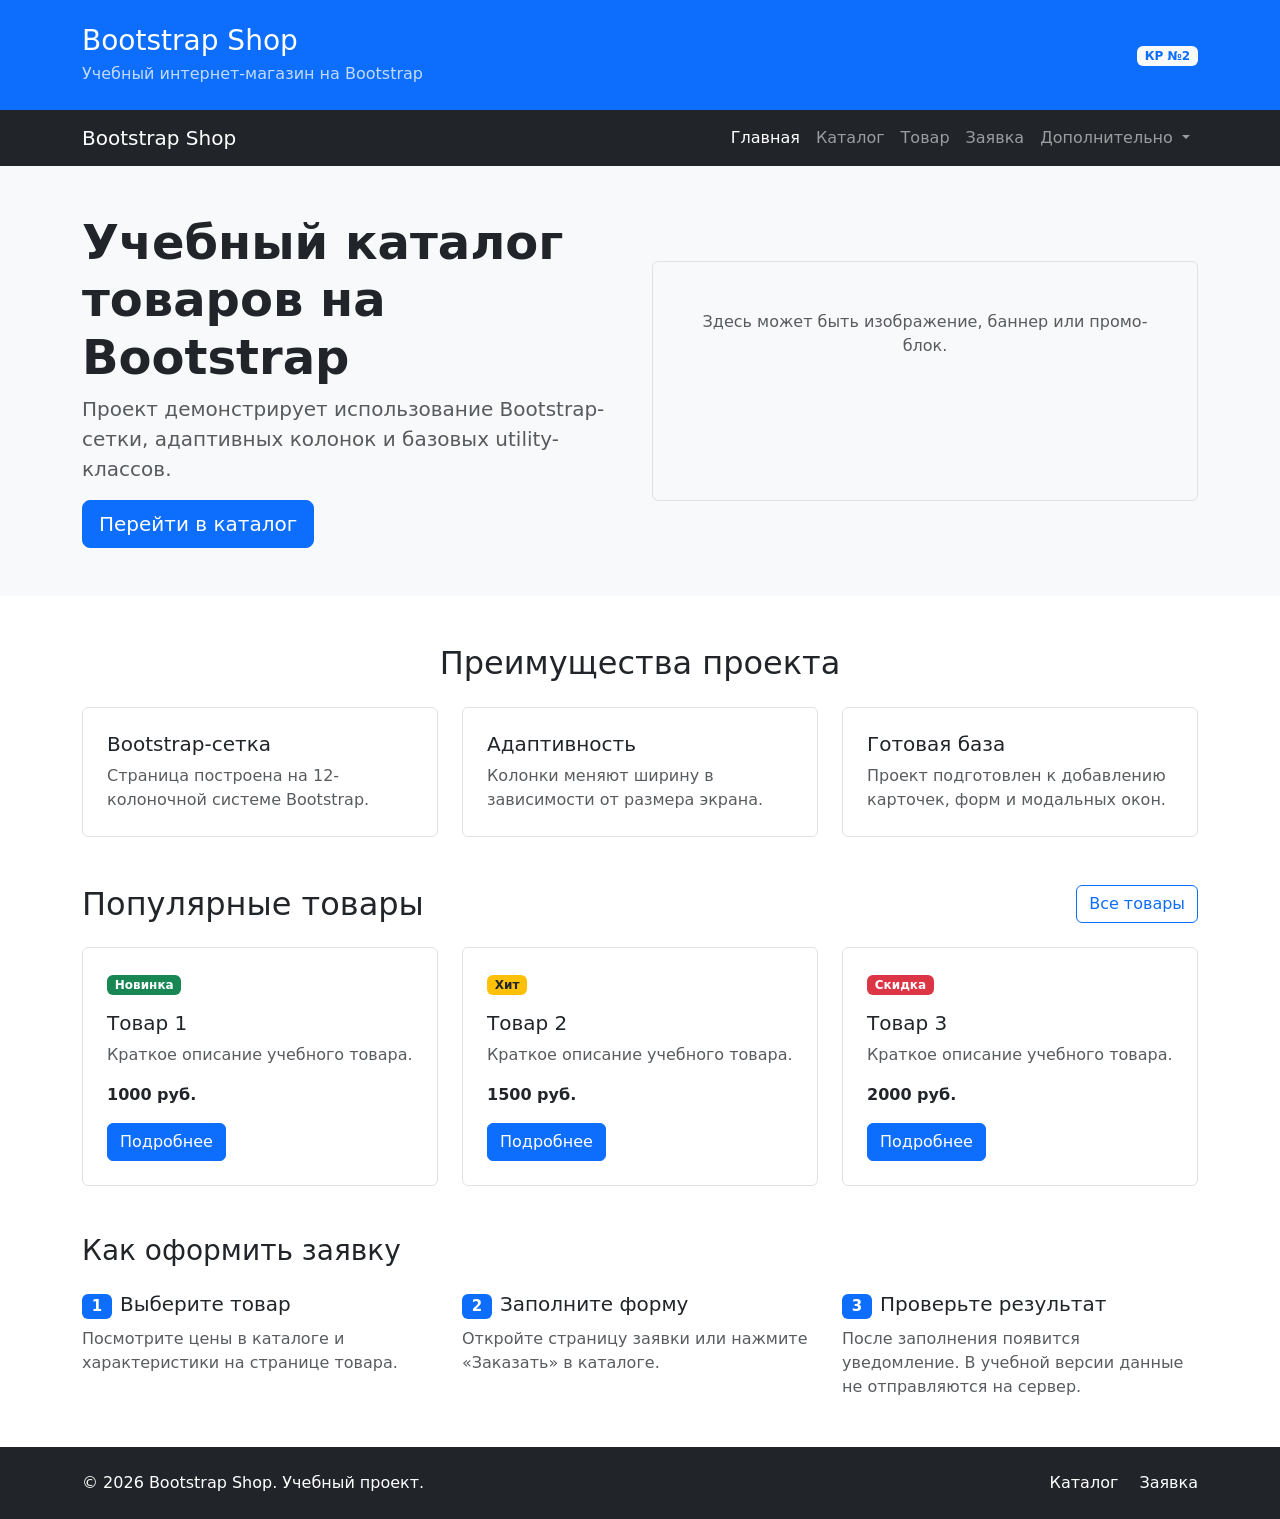
<file: index.html>
<!DOCTYPE html>
<html lang="ru">
<head>
  <meta charset="UTF-8">
  <meta name="viewport" content="width=device-width, initial-scale=1.0">
  <title>Главная — Bootstrap Shop</title>
  <link href="vendor/bootstrap/css/bootstrap.min.css" rel="stylesheet">
  <link rel="stylesheet" href="css/custom.css">
  <!-- Самостоятельное дополнение: дополнительные стили -->
  <link rel="stylesheet" href="css/extra.css">
</head>
<body>
<header class="bg-primary text-white py-4">
  <div class="container">
    <div class="row align-items-center">
      <div class="col-12 col-md-8">
        <h1 class="h3 mb-1">Bootstrap Shop</h1>
        <p class="mb-0 opacity-75">
          Учебный интернет-магазин на Bootstrap
        </p>
      </div>

      <div class="col-12 col-md-4 text-md-end mt-3 mt-md-0">
        <span class="badge bg-light text-primary">
          КР №2
        </span>
      </div>
    </div>
  </div>
</header>

<nav class="navbar navbar-expand-lg navbar-dark bg-dark">
  <div class="container">
    <a class="navbar-brand" href="index.html">Bootstrap Shop</a>

    <button
      class="navbar-toggler"
      type="button"
      data-bs-toggle="collapse"
      data-bs-target="#mainNavbar"
      aria-controls="mainNavbar"
      aria-expanded="false"
      aria-label="Переключить навигацию"
    >
      <span class="navbar-toggler-icon"></span>
    </button>

    <div class="collapse navbar-collapse" id="mainNavbar">
      <ul class="navbar-nav ms-auto">
        <li class="nav-item">
          <a class="nav-link active" aria-current="page" href="index.html">Главная</a>
        </li>

        <li class="nav-item">
          <a class="nav-link" href="catalog.html">Каталог</a>
        </li>

        <li class="nav-item">
          <a class="nav-link" href="product.html">Товар</a>
        </li>

        <li class="nav-item">
          <a class="nav-link" href="order.html">Заявка</a>
        </li>

        <li class="nav-item dropdown">
          <a
            class="nav-link dropdown-toggle"
            href="#"
            role="button"
            data-bs-toggle="dropdown"
            aria-expanded="false"
          >
            Дополнительно
          </a>
          <ul class="dropdown-menu">
            <li><a class="dropdown-item" href="catalog.html">Все товары</a></li>
            <li><a class="dropdown-item" href="order.html">Оформить заявку</a></li>
            <li><a class="dropdown-item" href="index.html#popular">Популярное</a></li>
          </ul>
        </li>
      </ul>
    </div>
  </div>
</nav>

<main>
  <section class="container-fluid bg-light py-5">
    <div class="container">
      <div class="row align-items-center g-4">
        <div class="col-12 col-lg-6">
          <h2 class="display-5 fw-bold">
            Учебный каталог товаров на Bootstrap
          </h2>
          <p class="lead text-muted">
            Проект демонстрирует использование Bootstrap-сетки,
            адаптивных колонок и базовых utility-классов.
          </p>
          <a class="btn btn-primary btn-lg" href="catalog.html">
            Перейти в каталог
          </a>
        </div>

        <div class="col-12 col-lg-6">
          <div class="placeholder-box p-5 bg-light border rounded text-center">
            <p class="mb-0 text-muted">
              Здесь может быть изображение, баннер или промо-блок.
            </p>
          </div>
        </div>
      </div>
    </div>
  </section>
<section class="container my-5">
  <h2 class="text-center mb-4">Преимущества проекта</h2>

  <div class="row g-4">
    <div class="col-12 col-md-4">
      <div class="p-4 border rounded h-100 bg-white">
        <h3 class="h5">Bootstrap-сетка</h3>
        <p class="mb-0 text-muted">
          Страница построена на 12-колоночной системе Bootstrap.
        </p>
      </div>
    </div>

    <div class="col-12 col-md-4">
      <div class="p-4 border rounded h-100 bg-white">
        <h3 class="h5">Адаптивность</h3>
        <p class="mb-0 text-muted">
          Колонки меняют ширину в зависимости от размера экрана.
        </p>
      </div>
    </div>

    <div class="col-12 col-md-4">
      <div class="p-4 border rounded h-100 bg-white">
        <h3 class="h5">Готовая база</h3>
        <p class="mb-0 text-muted">
          Проект подготовлен к добавлению карточек, форм и модальных окон.
        </p>
      </div>
    </div>
  </div>
</section>

<section class="container my-5" id="popular">
  <div class="d-flex justify-content-between align-items-center mb-4">
    <h2 class="mb-0">Популярные товары</h2>
    <a class="btn btn-outline-primary" href="catalog.html">
      Все товары
    </a>
  </div>

  <div class="row g-4">
    <div class="col-12 col-md-6 col-lg-4">
      <div class="border rounded h-100 p-4">
        <span class="badge bg-success mb-3">Новинка</span>
        <h3 class="h5">Товар 1</h3>
        <p class="text-muted">
          Краткое описание учебного товара.
        </p>
        <p class="fw-bold mb-3">1000 руб.</p>
        <a class="btn btn-primary" href="product.html">
          Подробнее
        </a>
      </div>
    </div>

    <div class="col-12 col-md-6 col-lg-4">
      <div class="border rounded h-100 p-4">
        <span class="badge bg-warning text-dark mb-3">Хит</span>
        <h3 class="h5">Товар 2</h3>
        <p class="text-muted">
          Краткое описание учебного товара.
        </p>
        <p class="fw-bold mb-3">1500 руб.</p>
        <a class="btn btn-primary" href="product.html">
          Подробнее
        </a>
      </div>
    </div>

    <div class="col-12 col-md-6 col-lg-4">
      <div class="border rounded h-100 p-4">
        <span class="badge bg-danger mb-3">Скидка</span>
        <h3 class="h5">Товар 3</h3>
        <p class="text-muted">
          Краткое описание учебного товара.
        </p>
        <p class="fw-bold mb-3">2000 руб.</p>
        <a class="btn btn-primary" href="product.html">
          Подробнее
        </a>
      </div>
    </div>
  </div>
</section>

<!-- Самостоятельное дополнение: порядок оформления заявки -->
<section class="container my-5" id="order-steps">
  <h2 class="h3 mb-4">Как оформить заявку</h2>
  <div class="row g-4">
    <div class="col-12 col-md-4">
      <h3 class="h5"><span class="badge bg-primary me-2">1</span>Выберите товар</h3>
      <p class="text-muted mb-0">Посмотрите цены в каталоге и характеристики на странице товара.</p>
    </div>
    <div class="col-12 col-md-4">
      <h3 class="h5"><span class="badge bg-primary me-2">2</span>Заполните форму</h3>
      <p class="text-muted mb-0">Откройте страницу заявки или нажмите «Заказать» в каталоге.</p>
    </div>
    <div class="col-12 col-md-4">
      <h3 class="h5"><span class="badge bg-primary me-2">3</span>Проверьте результат</h3>
      <p class="text-muted mb-0">После заполнения появится уведомление. В учебной версии данные не отправляются на сервер.</p>
    </div>
  </div>
</section>
<!-- Конец самостоятельного дополнения -->
</main>

<footer class="bg-dark text-white py-4 mt-5">
  <div class="container">
    <div class="row align-items-center g-3">
      <div class="col-12 col-md-6">
        <p class="mb-0">
          &copy; 2026 Bootstrap Shop. Учебный проект.
        </p>
      </div>

      <div class="col-12 col-md-6 text-md-end">
        <a class="text-white text-decoration-none me-3" href="catalog.html">
          Каталог
        </a>
        <a class="text-white text-decoration-none" href="order.html">
          Заявка
        </a>
      </div>
    </div>
  </div>
</footer>

<script src="vendor/bootstrap/js/bootstrap.bundle.min.js"></script>
</body>
</html>
</file>
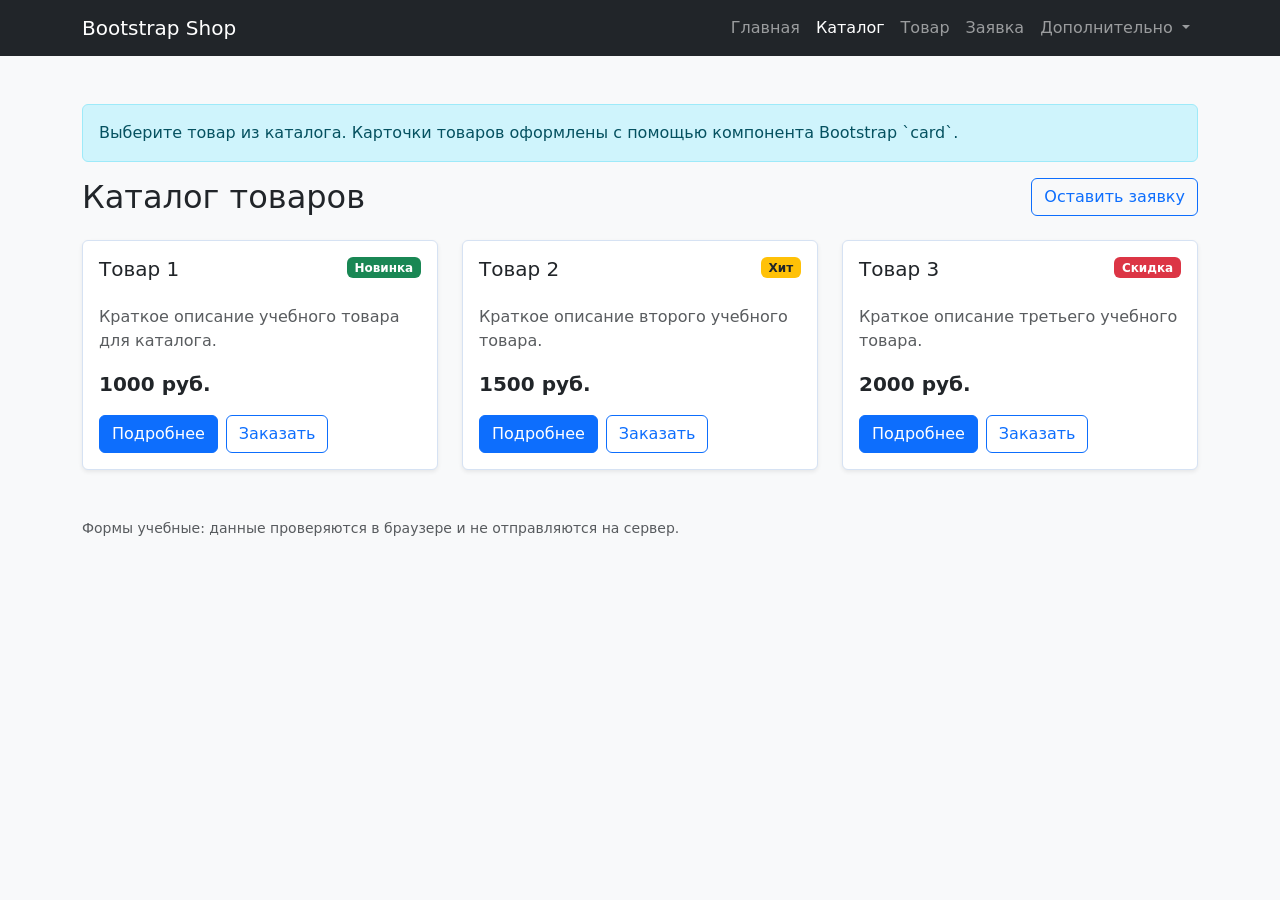
<file: catalog.html>
<!DOCTYPE html>
<html lang="ru">
<head>
  <meta charset="UTF-8">
  <meta name="viewport" content="width=device-width, initial-scale=1.0">
  <title>Каталог — Bootstrap Shop</title>

  <link
    href="vendor/bootstrap/css/bootstrap.min.css"
    rel="stylesheet"
  >
  <link rel="stylesheet" href="css/custom.css">
  <!-- Самостоятельное дополнение: дополнительные стили -->
  <link rel="stylesheet" href="css/extra.css">
</head>
<body class="bg-light">
  <nav class="navbar navbar-expand-lg navbar-dark bg-dark">
  <div class="container">
    <a class="navbar-brand" href="index.html">Bootstrap Shop</a>

    <button
      class="navbar-toggler"
      type="button"
      data-bs-toggle="collapse"
      data-bs-target="#mainNavbar"
      aria-controls="mainNavbar"
      aria-expanded="false"
      aria-label="Переключить навигацию"
    >
      <span class="navbar-toggler-icon"></span>
    </button>

    <div class="collapse navbar-collapse" id="mainNavbar">
      <ul class="navbar-nav ms-auto">
        <li class="nav-item">
          <a class="nav-link" href="index.html">Главная</a>
        </li>

        <li class="nav-item">
          <a class="nav-link active" aria-current="page" href="catalog.html">Каталог</a>
        </li>

        <li class="nav-item">
          <a class="nav-link" href="product.html">Товар</a>
        </li>

        <li class="nav-item">
          <a class="nav-link" href="order.html">Заявка</a>
        </li>

        <li class="nav-item dropdown">
          <a
            class="nav-link dropdown-toggle"
            href="#"
            role="button"
            data-bs-toggle="dropdown"
            aria-expanded="false"
          >
            Дополнительно
          </a>
          <ul class="dropdown-menu">
            <li><a class="dropdown-item" href="catalog.html">Все товары</a></li>
            <li><a class="dropdown-item" href="order.html">Оформить заявку</a></li>
            <li><a class="dropdown-item" href="index.html#popular">Популярное</a></li>
          </ul>
        </li>
      </ul>
    </div>
  </div>
</nav>

  <main class="container my-5">
    <div class="alert alert-info" role="alert">
      Выберите товар из каталога. Карточки товаров оформлены с помощью компонента Bootstrap `card`.
    </div>

    <div class="d-flex justify-content-between align-items-center mb-4">
      <h1 class="h2 mb-0">Каталог товаров</h1>
      <a class="btn btn-outline-primary" href="order.html">
        Оставить заявку
      </a>
    </div>

    <div class="row g-4">
      <div class="col-12 col-md-6 col-lg-4">
  <div class="card h-100 shadow-sm">
    <div class="card-body d-flex flex-column">
      <div class="d-flex justify-content-between align-items-start mb-3">
        <h2 class="card-title h5">Товар 1</h2>
        <span class="badge bg-success">Новинка</span>
      </div>

      <p class="card-text text-muted">
        Краткое описание учебного товара для каталога.
      </p>

      <p class="fw-bold fs-5 mt-auto">1000 руб.</p>

      <div class="d-flex gap-2">
        <a class="btn btn-primary" href="product.html">Подробнее</a>
        <button
          class="btn btn-outline-primary"
          type="button"
          data-bs-toggle="modal"
          data-bs-target="#orderModal"
        >
          Заказать
        </button>
      </div>
    </div>
  </div>
</div>

<div class="col-12 col-md-6 col-lg-4">
  <div class="card h-100 shadow-sm">
    <div class="card-body d-flex flex-column">
      <div class="d-flex justify-content-between align-items-start mb-3">
        <h2 class="card-title h5">Товар 2</h2>
        <span class="badge bg-warning text-dark">Хит</span>
      </div>

      <p class="card-text text-muted">
        Краткое описание второго учебного товара.
      </p>

      <p class="fw-bold fs-5 mt-auto">1500 руб.</p>

      <div class="d-flex gap-2">
        <a class="btn btn-primary" href="product.html">Подробнее</a>
        <button
          class="btn btn-outline-primary"
          type="button"
          data-bs-toggle="modal"
          data-bs-target="#orderModal"
        >
          Заказать
        </button>
      </div>
    </div>
  </div>
</div>

<div class="col-12 col-md-6 col-lg-4">
  <div class="card h-100 shadow-sm">
    <div class="card-body d-flex flex-column">
      <div class="d-flex justify-content-between align-items-start mb-3">
        <h2 class="card-title h5">Товар 3</h2>
        <span class="badge bg-danger">Скидка</span>
      </div>

      <p class="card-text text-muted">
        Краткое описание третьего учебного товара.
      </p>

      <p class="fw-bold fs-5 mt-auto">2000 руб.</p>

      <div class="d-flex gap-2">
        <a class="btn btn-primary" href="product.html">Подробнее</a>
        <button
          class="btn btn-outline-primary"
          type="button"
          data-bs-toggle="modal"
          data-bs-target="#orderModal"
        >
          Заказать
        </button>
      </div>
    </div>
  </div>
</div>
    </div>
  </main>

<div
  class="modal fade"
  id="orderModal"
  tabindex="-1"
  aria-labelledby="orderModalLabel"
  aria-hidden="true"
>
  <div class="modal-dialog">
    <div class="modal-content">
      <div class="modal-header">
        <h2 class="modal-title h5" id="orderModalLabel">
          Быстрая заявка
        </h2>
        <button
          type="button"
          class="btn-close"
          data-bs-dismiss="modal"
          aria-label="Закрыть"
        ></button>
      </div>

      <div class="modal-body">
        <p class="text-muted">
          Оставьте контактные данные, и менеджер свяжется с вами.
        </p>

        <form>
          <div class="mb-3">
            <label for="modal-name" class="form-label">Имя</label>
            <input id="modal-name" name="name" type="text" class="form-control" required>
          </div>

          <div class="mb-3">
            <label for="modal-phone" class="form-label">Телефон</label>
            <input id="modal-phone" name="phone" type="tel" class="form-control" required>
          </div>

          <div class="form-check mb-3">
            <input id="modal-agree" name="agreement" class="form-check-input" type="checkbox" required>
            <label class="form-check-label" for="modal-agree">
              Согласен на обработку данных
            </label>
          </div>
        </form>
      </div>

      <div class="modal-footer">
        <button type="button" class="btn btn-secondary" data-bs-dismiss="modal">
          Закрыть
        </button>
        <button type="button" class="btn btn-primary">
          Отправить
        </button>
      </div>
    </div>
  </div>
</div>

  <script
    src="vendor/bootstrap/js/bootstrap.bundle.min.js">
  </script>

<!-- Самостоятельное дополнение: уведомление о заполнении учебной формы -->
<p class="container text-muted small">Формы учебные: данные проверяются в браузере и не отправляются на сервер.</p>
<div class="toast-container position-fixed bottom-0 end-0 p-3">
  <div id="orderToast" class="toast" role="status" aria-live="polite" aria-atomic="true" data-bs-autohide="false">
    <div class="toast-header">
      <strong class="me-auto">Учебная заявка</strong>
      <button type="button" class="btn-close" data-bs-dismiss="toast" aria-label="Закрыть уведомление"></button>
    </div>
    <div class="toast-body">Форма заполнена. Это учебный пример: данные на сервер не отправлены.</div>
  </div>
</div>
<!-- Конец самостоятельного дополнения -->

<!-- Самостоятельное дополнение: обработка учебной формы -->
<script src="js/extra.js"></script>
</body>
</html>
</file>
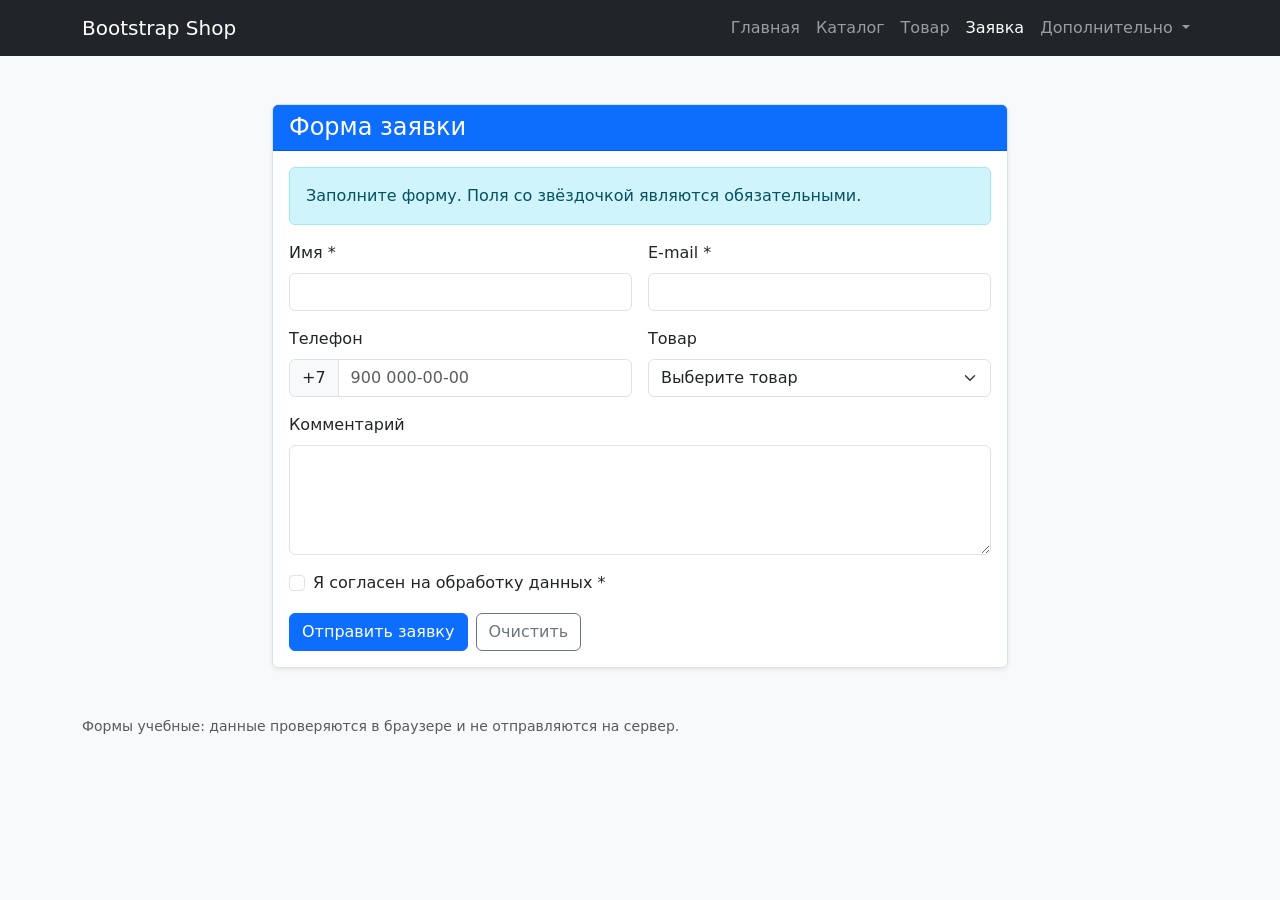
<file: order.html>
<!DOCTYPE html>
<html lang="ru">
<head>
  <meta charset="UTF-8">
  <meta name="viewport" content="width=device-width, initial-scale=1.0">
  <title>Заявка — Bootstrap Shop</title>
  <link href="vendor/bootstrap/css/bootstrap.min.css" rel="stylesheet">
  <link rel="stylesheet" href="css/custom.css">
  <!-- Самостоятельное дополнение: дополнительные стили -->
  <link rel="stylesheet" href="css/extra.css">
</head>
<body class="bg-light">
<nav class="navbar navbar-expand-lg navbar-dark bg-dark">
  <div class="container">
    <a class="navbar-brand" href="index.html">Bootstrap Shop</a>

    <button
      class="navbar-toggler"
      type="button"
      data-bs-toggle="collapse"
      data-bs-target="#mainNavbar"
      aria-controls="mainNavbar"
      aria-expanded="false"
      aria-label="Переключить навигацию"
    >
      <span class="navbar-toggler-icon"></span>
    </button>

    <div class="collapse navbar-collapse" id="mainNavbar">
      <ul class="navbar-nav ms-auto">
        <li class="nav-item">
          <a class="nav-link" href="index.html">Главная</a>
        </li>

        <li class="nav-item">
          <a class="nav-link" href="catalog.html">Каталог</a>
        </li>

        <li class="nav-item">
          <a class="nav-link" href="product.html">Товар</a>
        </li>

        <li class="nav-item">
          <a class="nav-link active" aria-current="page" href="order.html">Заявка</a>
        </li>

        <li class="nav-item dropdown">
          <a
            class="nav-link dropdown-toggle"
            href="#"
            role="button"
            data-bs-toggle="dropdown"
            aria-expanded="false"
          >
            Дополнительно
          </a>
          <ul class="dropdown-menu">
            <li><a class="dropdown-item" href="catalog.html">Все товары</a></li>
            <li><a class="dropdown-item" href="order.html">Оформить заявку</a></li>
            <li><a class="dropdown-item" href="index.html#popular">Популярное</a></li>
          </ul>
        </li>
      </ul>
    </div>
  </div>
</nav>

<main class="container my-5">
  <div class="row justify-content-center">
    <div class="col-12 col-lg-8">
      <div class="card shadow-sm">
        <div class="card-header bg-primary text-white">
          <h1 class="h4 mb-0">Форма заявки</h1>
        </div>

        <div class="card-body">
          <div class="alert alert-info" role="alert">
            Заполните форму. Поля со звёздочкой являются обязательными.
          </div>

          <form>
            <div class="row g-3">
              <div class="col-12 col-md-6">
                <label for="order-name" class="form-label">Имя *</label>
                <input id="order-name" name="name" type="text" class="form-control" required>
              </div>

              <div class="col-12 col-md-6">
                <label for="order-email" class="form-label">E-mail *</label>
                <input id="order-email" name="email" type="email" class="form-control" required>
              </div>

              <div class="col-12 col-md-6">
                <label for="order-phone" class="form-label">Телефон</label>
                <div class="input-group">
                  <span class="input-group-text">+7</span>
                  <input id="order-phone" name="phone" type="tel" class="form-control" placeholder="900 000-00-00">
                </div>
              </div>

              <div class="col-12 col-md-6">
                <label for="order-product" class="form-label">Товар</label>
                <select id="order-product" name="product" class="form-select">
                  <option selected>Выберите товар</option>
                  <option value="product-1">Товар 1</option>
                  <option value="product-2">Товар 2</option>
                  <option value="product-3">Товар 3</option>
                </select>
              </div>

              <div class="col-12">
                <label for="order-comment" class="form-label">Комментарий</label>
                <textarea id="order-comment" name="comment" class="form-control" rows="4"></textarea>
              </div>

              <div class="col-12">
                <div class="form-check">
                  <input id="order-agree" name="agreement" class="form-check-input" type="checkbox" required>
                  <label class="form-check-label" for="order-agree">
                    Я согласен на обработку данных *
                  </label>
                </div>
              </div>

              <div class="col-12 d-flex gap-2">
                <button class="btn btn-primary" type="submit">
                  Отправить заявку
                </button>
                <button class="btn btn-outline-secondary" type="reset">
                  Очистить
                </button>
              </div>
            </div>
          </form>
        </div>
      </div>
    </div>
  </div>
</main>

<script src="vendor/bootstrap/js/bootstrap.bundle.min.js"></script>

<!-- Самостоятельное дополнение: уведомление о заполнении учебной формы -->
<p class="container text-muted small">Формы учебные: данные проверяются в браузере и не отправляются на сервер.</p>
<div class="toast-container position-fixed bottom-0 end-0 p-3">
  <div id="orderToast" class="toast" role="status" aria-live="polite" aria-atomic="true" data-bs-autohide="false">
    <div class="toast-header">
      <strong class="me-auto">Учебная заявка</strong>
      <button type="button" class="btn-close" data-bs-dismiss="toast" aria-label="Закрыть уведомление"></button>
    </div>
    <div class="toast-body">Форма заполнена. Это учебный пример: данные на сервер не отправлены.</div>
  </div>
</div>
<!-- Конец самостоятельного дополнения -->

<!-- Самостоятельное дополнение: обработка учебной формы -->
<script src="js/extra.js"></script>
</body>
</html>
</file>
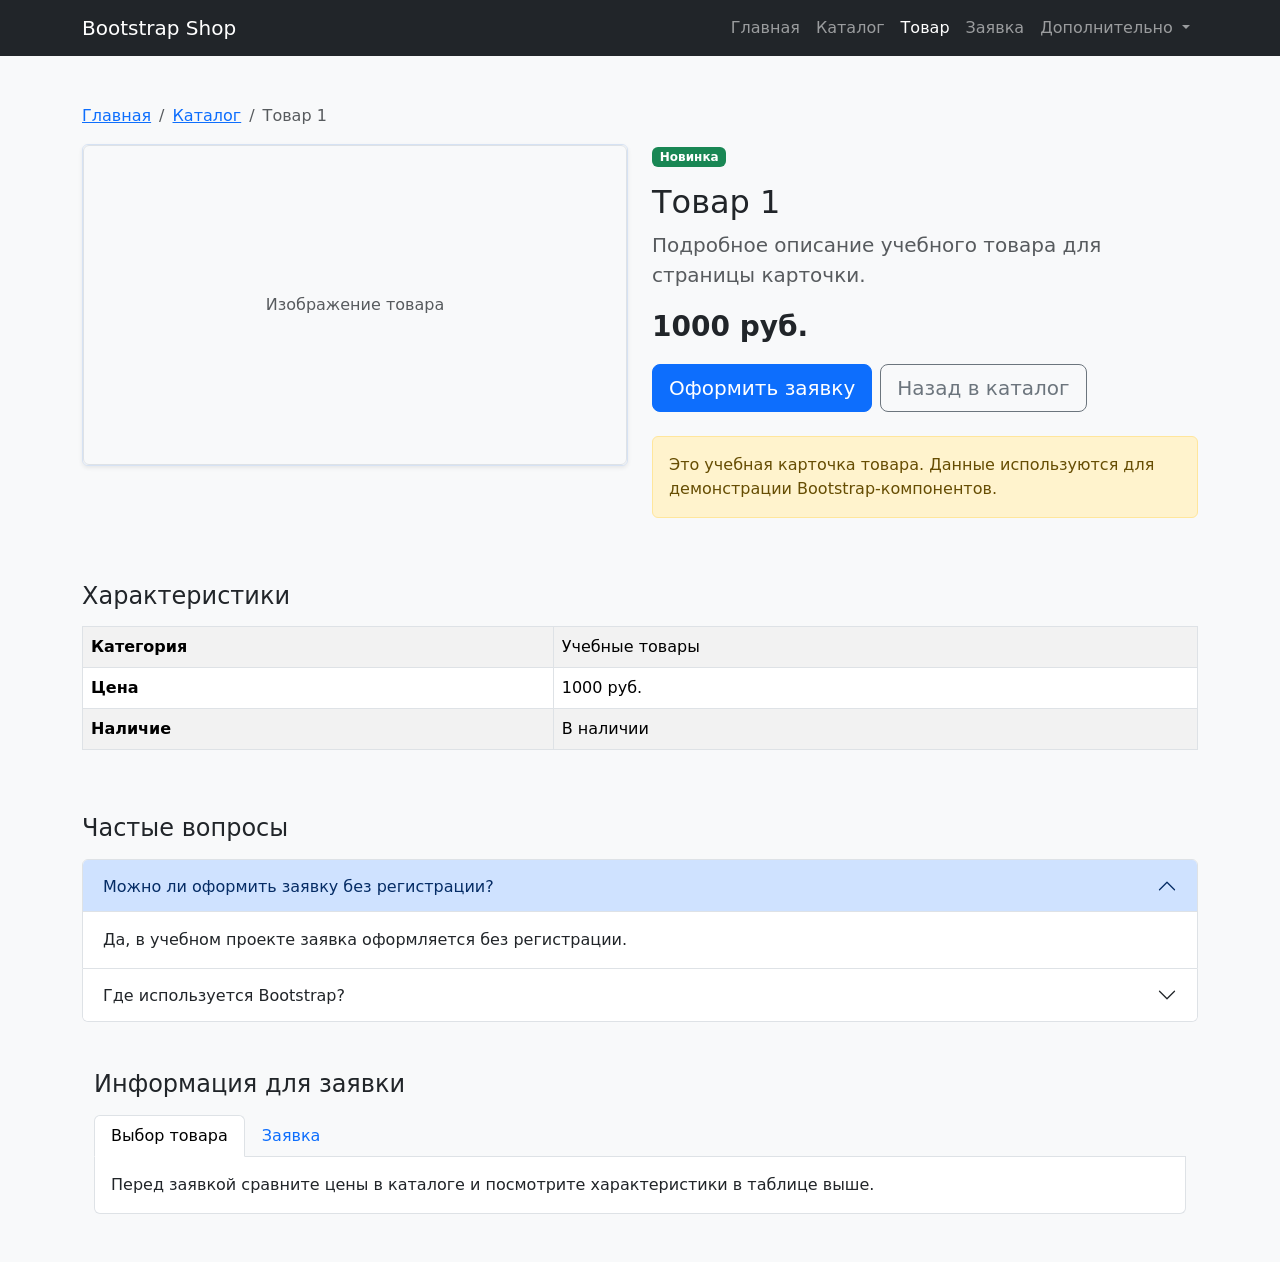
<file: product.html>
<!DOCTYPE html>
<html lang="ru">
<head>
  <meta charset="UTF-8">
  <meta name="viewport" content="width=device-width, initial-scale=1.0">
  <title>Товар 1 — Bootstrap Shop</title>
  <link href="vendor/bootstrap/css/bootstrap.min.css" rel="stylesheet">
  <link rel="stylesheet" href="css/custom.css">
  <!-- Самостоятельное дополнение: дополнительные стили -->
  <link rel="stylesheet" href="css/extra.css">
</head>
<body class="bg-light">
<nav class="navbar navbar-expand-lg navbar-dark bg-dark">
  <div class="container">
    <a class="navbar-brand" href="index.html">Bootstrap Shop</a>

    <button
      class="navbar-toggler"
      type="button"
      data-bs-toggle="collapse"
      data-bs-target="#mainNavbar"
      aria-controls="mainNavbar"
      aria-expanded="false"
      aria-label="Переключить навигацию"
    >
      <span class="navbar-toggler-icon"></span>
    </button>

    <div class="collapse navbar-collapse" id="mainNavbar">
      <ul class="navbar-nav ms-auto">
        <li class="nav-item">
          <a class="nav-link" href="index.html">Главная</a>
        </li>

        <li class="nav-item">
          <a class="nav-link" href="catalog.html">Каталог</a>
        </li>

        <li class="nav-item">
          <a class="nav-link active" aria-current="page" href="product.html">Товар</a>
        </li>

        <li class="nav-item">
          <a class="nav-link" href="order.html">Заявка</a>
        </li>

        <li class="nav-item dropdown">
          <a
            class="nav-link dropdown-toggle"
            href="#"
            role="button"
            data-bs-toggle="dropdown"
            aria-expanded="false"
          >
            Дополнительно
          </a>
          <ul class="dropdown-menu">
            <li><a class="dropdown-item" href="catalog.html">Все товары</a></li>
            <li><a class="dropdown-item" href="order.html">Оформить заявку</a></li>
            <li><a class="dropdown-item" href="index.html#popular">Популярное</a></li>
          </ul>
        </li>
      </ul>
    </div>
  </div>
</nav>

<main class="container my-5">
  <nav aria-label="breadcrumb">
    <ol class="breadcrumb">
      <li class="breadcrumb-item"><a href="index.html">Главная</a></li>
      <li class="breadcrumb-item"><a href="catalog.html">Каталог</a></li>
      <li class="breadcrumb-item active" aria-current="page">Товар 1</li>
    </ol>
  </nav>

  <div class="row g-4">
    <div class="col-12 col-lg-6">
      <div class="card shadow-sm">
        <div class="placeholder-image bg-light border rounded d-flex align-items-center justify-content-center">
          <span class="text-muted">Изображение товара</span>
        </div>
      </div>
    </div>

    <div class="col-12 col-lg-6">
      <span class="badge bg-success mb-3">Новинка</span>
      <h1 class="h2">Товар 1</h1>
      <p class="lead text-muted">
        Подробное описание учебного товара для страницы карточки.
      </p>

      <p class="fs-3 fw-bold">1000 руб.</p>

      <div class="d-flex gap-2 mb-4">
        <a class="btn btn-primary btn-lg" href="order.html">
          Оформить заявку
        </a>
        <a class="btn btn-outline-secondary btn-lg" href="catalog.html">
          Назад в каталог
        </a>
      </div>

      <div class="alert alert-warning" role="alert">
        Это учебная карточка товара. Данные используются для демонстрации Bootstrap-компонентов.
      </div>
    </div>
  </div>

  <section class="mt-5">
    <h2 class="h4 mb-3">Характеристики</h2>

    <div class="table-responsive">
      <table class="table table-striped table-bordered align-middle">
        <tbody>
          <tr>
            <th scope="row">Категория</th>
            <td>Учебные товары</td>
          </tr>
          <tr>
            <th scope="row">Цена</th>
            <td>1000 руб.</td>
          </tr>
          <tr>
            <th scope="row">Наличие</th>
            <td>В наличии</td>
          </tr>
        </tbody>
      </table>
    </div>
  </section>
<section class="mt-5">
  <h2 class="h4 mb-3">Частые вопросы</h2>

  <div class="accordion" id="faqAccordion">
    <div class="accordion-item">
      <h3 class="accordion-header">
        <button
          class="accordion-button"
          type="button"
          data-bs-toggle="collapse"
          data-bs-target="#faqOne"
          aria-expanded="true"
          aria-controls="faqOne"
        >
          Можно ли оформить заявку без регистрации?
        </button>
      </h3>
      <div
        id="faqOne"
        class="accordion-collapse collapse show"
        data-bs-parent="#faqAccordion"
      >
        <div class="accordion-body">
          Да, в учебном проекте заявка оформляется без регистрации.
        </div>
      </div>
    </div>

    <div class="accordion-item">
      <h3 class="accordion-header">
        <button
          class="accordion-button collapsed"
          type="button"
          data-bs-toggle="collapse"
          data-bs-target="#faqTwo"
          aria-expanded="false"
          aria-controls="faqTwo"
        >
          Где используется Bootstrap?
        </button>
      </h3>
      <div
        id="faqTwo"
        class="accordion-collapse collapse"
        data-bs-parent="#faqAccordion"
      >
        <div class="accordion-body">
          Bootstrap используется для сетки, карточек, форм, навигации, сообщений и модальных окон.
        </div>
      </div>
    </div>
  </div>
</section>

<!-- Самостоятельное дополнение: вкладки с подсказками для покупателя -->
<section class="container my-5" id="order-info">
  <h2 class="h4 mb-3">Информация для заявки</h2>
  <ul class="nav nav-tabs" role="tablist">
    <li class="nav-item" role="presentation">
      <button class="nav-link active" id="choice-tab" data-bs-toggle="tab" data-bs-target="#choice-info" type="button" role="tab" aria-controls="choice-info" aria-selected="true">Выбор товара</button>
    </li>
    <li class="nav-item" role="presentation">
      <button class="nav-link" id="request-tab" data-bs-toggle="tab" data-bs-target="#request-info" type="button" role="tab" aria-controls="request-info" aria-selected="false">Заявка</button>
    </li>
  </ul>
  <div class="tab-content border border-top-0 rounded-bottom bg-white p-3">
    <div class="tab-pane show active" id="choice-info" role="tabpanel" aria-labelledby="choice-tab" tabindex="0">
      <p class="mb-0">Перед заявкой сравните цены в каталоге и посмотрите характеристики в таблице выше.</p>
    </div>
    <div class="tab-pane" id="request-info" role="tabpanel" aria-labelledby="request-tab" tabindex="0">
      <p>На странице заявки укажите имя и e-mail, выберите товар и подтвердите согласие на обработку данных.</p>
      <a class="btn btn-primary" href="order.html">Перейти к заявке</a>
    </div>
  </div>
</section>
<!-- Конец самостоятельного дополнения -->
</main>

<script src="vendor/bootstrap/js/bootstrap.bundle.min.js"></script>
</body>
</html>
</file>
<file: css/custom.css>
body {
  min-height: 100vh;
}

.placeholder-box {
  min-height: 240px;
}

.placeholder-image {
  min-height: 320px;
}

.card-img-top {
  height: 180px;
  object-fit: cover;
}
</file>
<file: css/extra.css>
/* Самостоятельные стили. Исходный custom.css сохранён. */
.card {
  border-color: #d6e2f3;
}

.d-flex.gap-2 {
  flex-wrap: wrap;
}

.toast-container {
  max-width: 100%;
}

.toast {
  max-width: 100%;
}

#orderModal .modal-content {
  max-height: calc(100vh - 2rem);
}

#orderModal .modal-body {
  overflow-y: auto;
}

@media (max-width: 575.98px) {
  main > .d-flex,
  #popular > .d-flex {
    flex-direction: column;
    align-items: stretch !important;
    gap: 1rem;
  }
}
</file>
